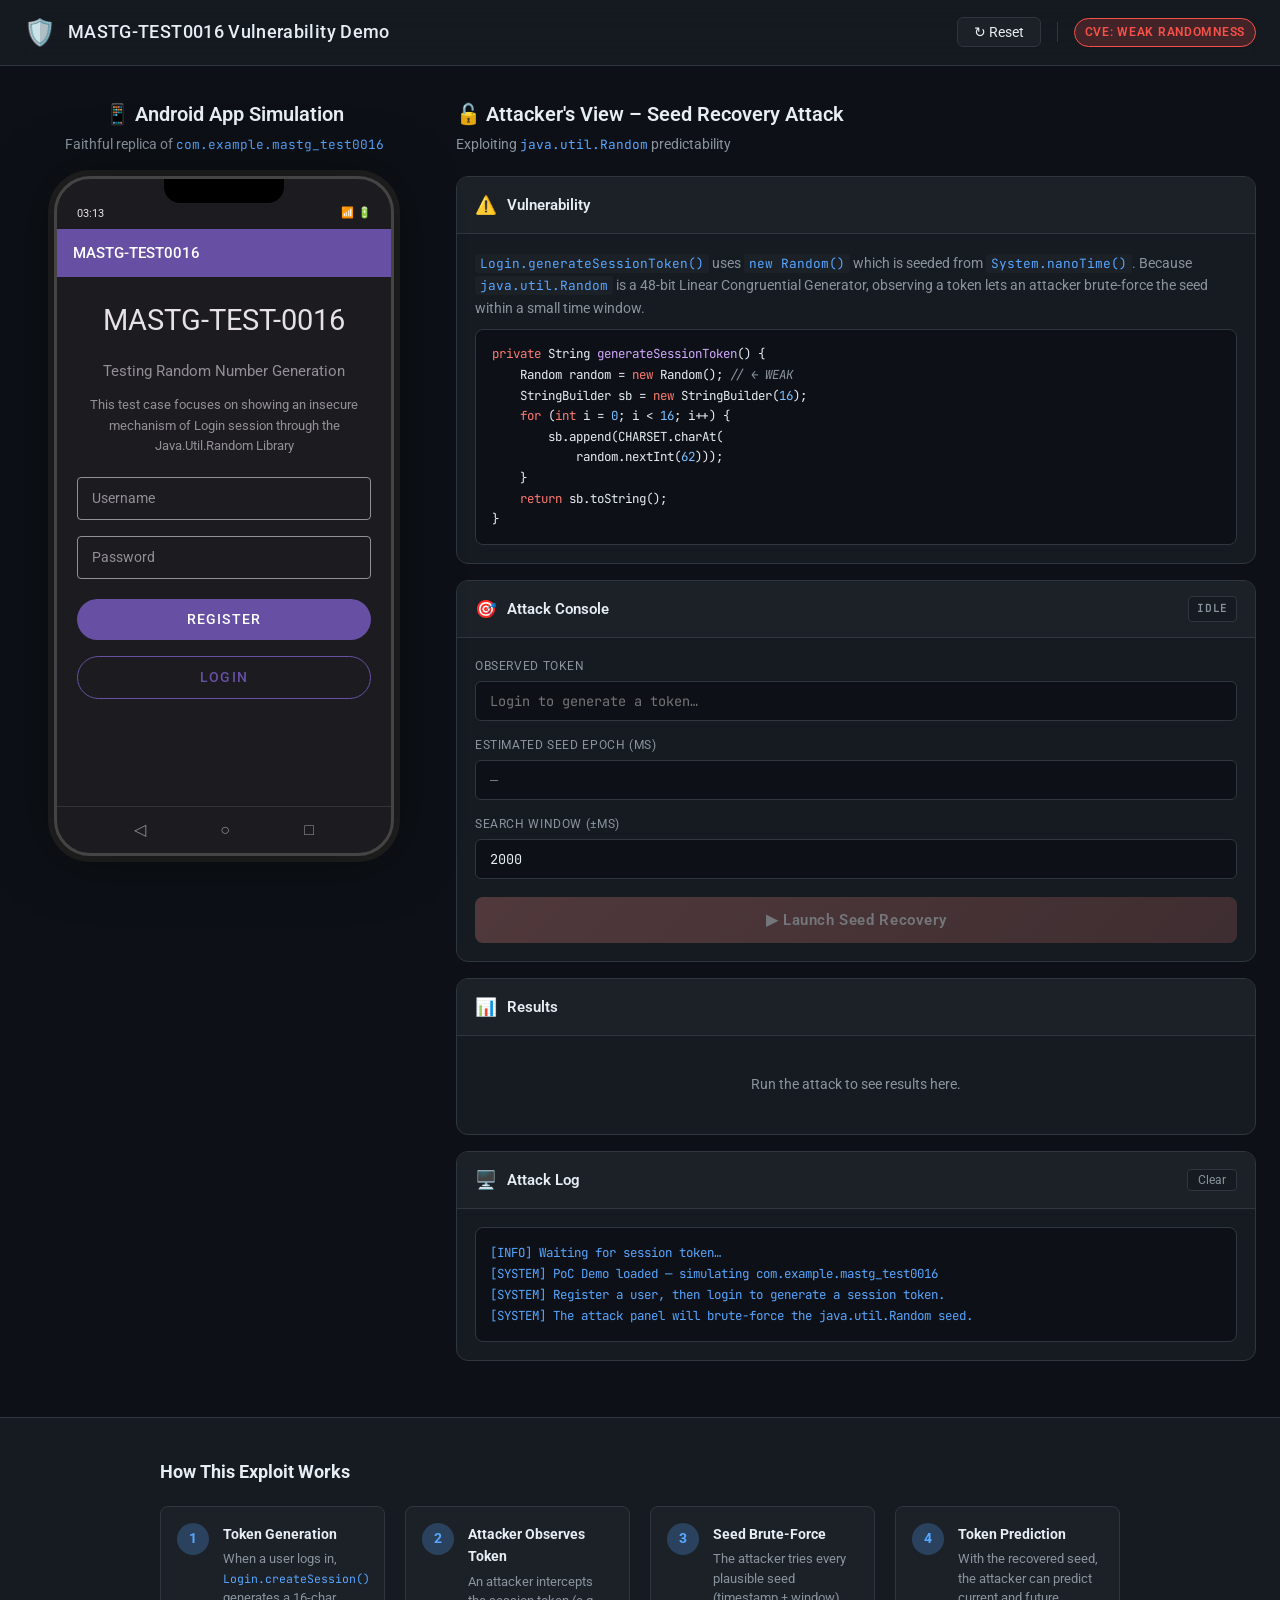
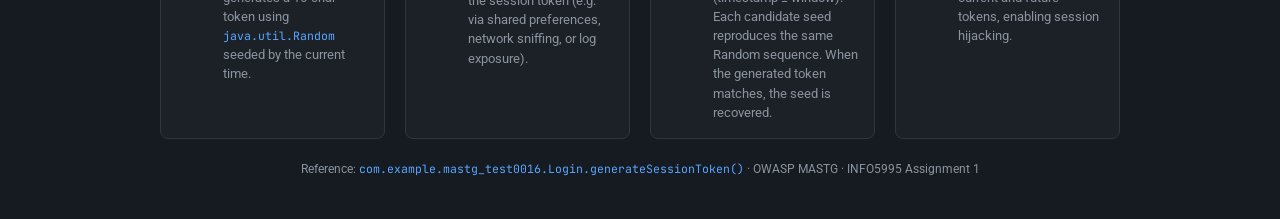
<file: poc-demo/index.html>
<!DOCTYPE html>
<html lang="en">
<head>
    <meta charset="UTF-8">
    <meta name="viewport" content="width=device-width, initial-scale=1.0">
    <title>MASTG-TEST0016 – Weak Session Token PoC</title>
    <meta name="description" content="Interactive proof-of-concept demonstrating weak session token generation vulnerability in MASTG-TEST0016 Android app using java.util.Random">
    <link rel="preconnect" href="https://fonts.googleapis.com">
    <link rel="preconnect" href="https://fonts.gstatic.com" crossorigin>
    <link href="https://fonts.googleapis.com/css2?family=Roboto:wght@300;400;500;700&family=JetBrains+Mono:wght@400;600&display=swap" rel="stylesheet">
    <link rel="stylesheet" href="style.css">
</head>
<body>
    <!-- ─── Top Control Bar ─── -->
    <header id="control-bar">
        <div class="control-left">
            <div class="logo-mark">🛡️</div>
            <h1>MASTG-TEST0016 Vulnerability Demo</h1>
        </div>
        <div class="control-right">
            <button id="btn-reset" class="ctrl-btn" title="Reset everything">↻ Reset</button>
            <span class="separator"></span>
            <span class="badge">CVE: Weak Randomness</span>
        </div>
    </header>

    <main id="app">
        <!-- ─── Left: Android Simulator ─── -->
        <section id="phone-panel">
            <h2 class="panel-title">📱 Android App Simulation</h2>
            <p class="panel-subtitle">Faithful replica of <code>com.example.mastg_test0016</code></p>

            <div id="phone-frame">
                <div id="phone-notch"></div>
                <div id="phone-status-bar">
                    <span class="status-time" id="status-time">20:15</span>
                    <span class="status-icons">
                        <span>📶</span><span>🔋</span>
                    </span>
                </div>

                <!-- Screen: MainActivity (Register / Login) -->
                <div id="screen-main" class="phone-screen active">
                    <div class="android-toolbar">MASTG-TEST0016</div>
                    <div class="screen-body">
                        <h3 class="screen-title">MASTG-TEST-0016</h3>
                        <p class="screen-subtitle">Testing Random Number Generation</p>
                        <p class="screen-desc">This test case focuses on showing an insecure mechanism of Login session through the Java.Util.Random Library</p>
                        <div class="form-group">
                            <input type="text" id="reg-username" class="android-input" placeholder="Username" autocomplete="off">
                        </div>
                        <div class="form-group">
                            <input type="password" id="reg-password" class="android-input" placeholder="Password" autocomplete="off">
                        </div>
                        <button id="btn-register" class="android-btn">REGISTER</button>
                        <button id="btn-go-login" class="android-btn secondary">LOGIN</button>
                    </div>
                </div>

                <!-- Screen: Login -->
                <div id="screen-login" class="phone-screen">
                    <div class="android-toolbar">
                        <span class="toolbar-back" id="login-back">←</span>
                        MASTG-TEST0016
                    </div>
                    <div class="screen-body">
                        <h3 class="screen-title">Login</h3>
                        <div class="form-group">
                            <input type="text" id="login-username" class="android-input" placeholder="Username" autocomplete="off">
                        </div>
                        <div class="form-group">
                            <input type="password" id="login-password" class="android-input" placeholder="Password" autocomplete="off">
                        </div>
                        <button id="btn-login" class="android-btn">LOGIN</button>
                    </div>
                </div>

                <!-- Screen: Profile -->
                <div id="screen-profile" class="phone-screen">
                    <div class="android-toolbar">MASTG-TEST0016</div>
                    <div class="screen-body">
                        <h3 class="screen-title">Profile</h3>
                        <div id="profile-webview" class="webview-sim">
                            <p>Welcome, <strong id="profile-user">user</strong>!</p>
                            <p class="wv-note">WebView content area</p>
                        </div>
                        <div class="session-display">
                            <span class="label">Session Token</span>
                            <code id="session-token-display">—</code>
                        </div>
                        <button id="btn-logout" class="android-btn danger">LOG OUT</button>
                    </div>
                </div>

                <div id="phone-nav-bar">
                    <span>◁</span><span>○</span><span>□</span>
                </div>
            </div>
            <div id="toast-container"></div>
        </section>

        <!-- ─── Right: Attack Panel ─── -->
        <section id="attack-panel">
            <h2 class="panel-title">🔓 Attacker's View – Seed Recovery Attack</h2>
            <p class="panel-subtitle">Exploiting <code>java.util.Random</code> predictability</p>

            <div id="attack-cards">
                <!-- Card 1 – Vulnerability Explanation -->
                <div class="attack-card" id="card-vuln">
                    <div class="card-header">
                        <span class="card-icon">⚠️</span>
                        <h3>Vulnerability</h3>
                    </div>
                    <div class="card-body">
                        <p><code>Login.generateSessionToken()</code> uses <code>new Random()</code> which is seeded from <code>System.nanoTime()</code>. Because <code>java.util.Random</code> is a 48-bit Linear Congruential Generator, observing a token lets an attacker brute-force the seed within a small time window.</p>
                        <div class="code-block">
<pre><span class="kw">private</span> String <span class="fn">generateSessionToken</span>() {
    Random random = <span class="kw">new</span> Random(); <span class="cmt">// ← WEAK</span>
    StringBuilder sb = <span class="kw">new</span> StringBuilder(<span class="num">16</span>);
    <span class="kw">for</span> (<span class="kw">int</span> i = <span class="num">0</span>; i < <span class="num">16</span>; i++) {
        sb.append(CHARSET.charAt(
            random.nextInt(<span class="num">62</span>)));
    }
    <span class="kw">return</span> sb.toString();
}</pre>
                        </div>
                    </div>
                </div>

                <!-- Card 2 – Attack Controls -->
                <div class="attack-card" id="card-attack">
                    <div class="card-header">
                        <span class="card-icon">🎯</span>
                        <h3>Attack Console</h3>
                        <span class="card-status" id="attack-status">IDLE</span>
                    </div>
                    <div class="card-body">
                        <div class="attack-field">
                            <label>Observed Token</label>
                            <input type="text" id="observed-token" class="mono-input" readonly placeholder="Login to generate a token…">
                        </div>
                        <div class="attack-field">
                            <label>Estimated Seed Epoch (ms)</label>
                            <input type="text" id="estimated-seed" class="mono-input" readonly placeholder="—">
                        </div>
                        <div class="attack-field">
                            <label>Search Window (±ms)</label>
                            <input type="number" id="search-window" class="mono-input" value="2000" min="100" max="100000">
                        </div>
                        <button id="btn-attack" class="attack-btn" disabled>▶ Launch Seed Recovery</button>

                        <!-- Progress -->
                        <div id="attack-progress" class="hidden">
                            <div class="progress-bar-bg"><div class="progress-bar-fill" id="progress-fill"></div></div>
                            <div class="progress-text">
                                <span id="progress-label">Scanning…</span>
                                <span id="progress-pct">0%</span>
                            </div>
                        </div>
                    </div>
                </div>

                <!-- Card 3 – Results -->
                <div class="attack-card" id="card-results" >
                    <div class="card-header">
                        <span class="card-icon">📊</span>
                        <h3>Results</h3>
                    </div>
                    <div class="card-body">
                        <div id="results-placeholder" class="results-empty">Run the attack to see results here.</div>
                        <div id="results-content" class="hidden">
                            <table class="results-table">
                                <tr><td>Recovered Seed</td><td id="res-seed" class="mono">—</td></tr>
                                <tr><td>Predicted Token</td><td id="res-predicted" class="mono">—</td></tr>
                                <tr><td>Match</td><td id="res-match">—</td></tr>
                                <tr><td>Seeds Tried</td><td id="res-tried" class="mono">—</td></tr>
                                <tr><td>Time Elapsed</td><td id="res-time" class="mono">—</td></tr>
                            </table>
                            <div id="res-banner" class="result-banner"></div>
                        </div>
                    </div>
                </div>

                <!-- Card 4 – Terminal Log -->
                <div class="attack-card" id="card-log">
                    <div class="card-header">
                        <span class="card-icon">🖥️</span>
                        <h3>Attack Log</h3>
                        <button id="btn-clear-log" class="small-btn">Clear</button>
                    </div>
                    <div class="card-body">
                        <div id="log-output" class="terminal-log"><span class="log-info">[INFO] Waiting for session token…</span></div>
                    </div>
                </div>
            </div>
        </section>
    </main>

    <!-- ─── Explanation Footer ─── -->
    <footer id="footer-info">
        <div class="footer-inner">
            <h3>How This Exploit Works</h3>
            <div class="explanation-steps">
                <div class="step">
                    <div class="step-num">1</div>
                    <div>
                        <strong>Token Generation</strong>
                        <p>When a user logs in, <code>Login.createSession()</code> generates a 16-char token using <code>java.util.Random</code> seeded by the current time.</p>
                    </div>
                </div>
                <div class="step">
                    <div class="step-num">2</div>
                    <div>
                        <strong>Attacker Observes Token</strong>
                        <p>An attacker intercepts the session token (e.g. via shared preferences, network sniffing, or log exposure).</p>
                    </div>
                </div>
                <div class="step">
                    <div class="step-num">3</div>
                    <div>
                        <strong>Seed Brute-Force</strong>
                        <p>The attacker tries every plausible seed (timestamp ± window). Each candidate seed reproduces the same Random sequence. When the generated token matches, the seed is recovered.</p>
                    </div>
                </div>
                <div class="step">
                    <div class="step-num">4</div>
                    <div>
                        <strong>Token Prediction</strong>
                        <p>With the recovered seed, the attacker can predict current and future tokens, enabling session hijacking.</p>
                    </div>
                </div>
            </div>
            <p class="footer-note">Reference: <code>com.example.mastg_test0016.Login.generateSessionToken()</code> · OWASP MASTG · INFO5995 Assignment 1</p>
        </div>
    </footer>

    <script src="app.js"></script>
</body>
</html>
</file>
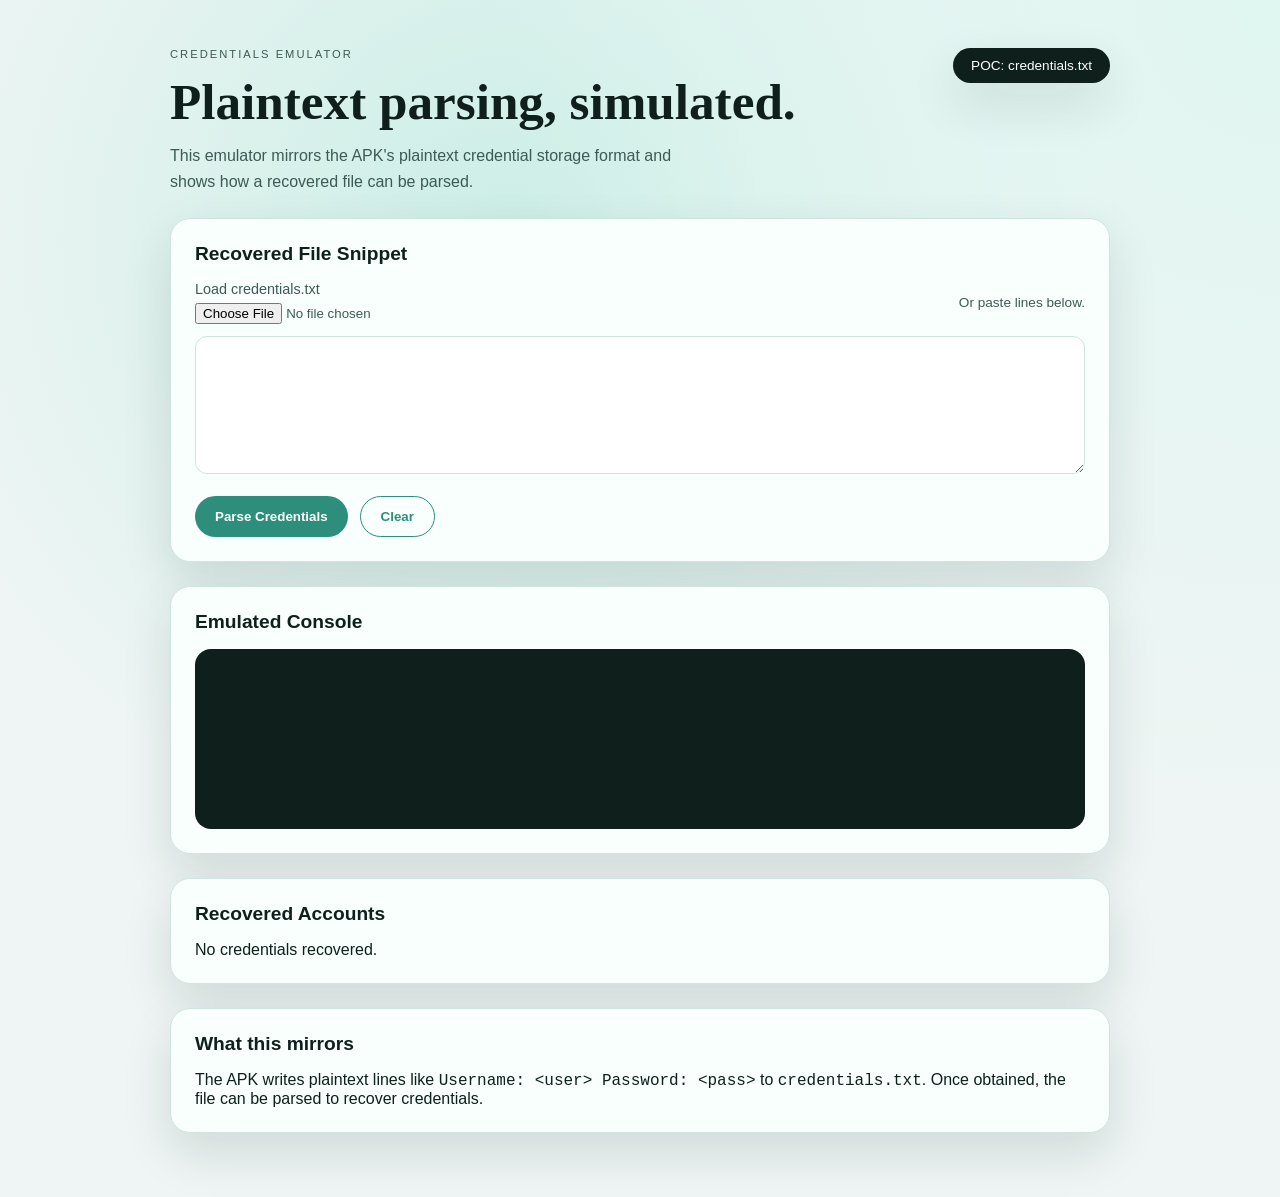
<file: pocs/credentials-emulator/index.html>
<!doctype html>
<html lang="en">
  <head>
    <meta charset="UTF-8" />
    <meta name="viewport" content="width=device-width, initial-scale=1" />
    <title>Credentials Emulator</title>
    <link rel="stylesheet" href="styles.css" />
  </head>
  <body>
    <main class="shell">
      <section class="hero">
        <div>
          <p class="eyebrow">Credentials Emulator</p>
          <h1>Plaintext parsing, simulated.</h1>
          <p class="lede">
            This emulator mirrors the APK's plaintext credential storage format
            and shows how a recovered file can be parsed.
          </p>
        </div>
        <div class="badge">POC: credentials.txt</div>
      </section>

      <section class="panel">
        <h2>Recovered File Snippet</h2>
        <div class="file-row">
          <label class="file-label">
            Load credentials.txt
            <input id="filePicker" type="file" accept=".txt" />
          </label>
          <p class="hint">Or paste lines below.</p>
        </div>
        <textarea id="fileInput" rows="6">Username: alice Password: P@ssw0rd
Username: bob Password: 123456</textarea>
        <div class="actions">
          <button id="parseBtn">Parse Credentials</button>
          <button id="clearBtn" class="ghost">Clear</button>
        </div>
      </section>

      <section class="panel">
        <h2>Emulated Console</h2>
        <div id="console" class="console" aria-live="polite"></div>
      </section>

      <section class="panel">
        <h2>Recovered Accounts</h2>
        <div id="results" class="results"></div>
      </section>

      <section class="panel">
        <h2>What this mirrors</h2>
        <p>
          The APK writes plaintext lines like
          <span class="mono">Username: &lt;user&gt; Password: &lt;pass&gt;</span> to
          <span class="mono">credentials.txt</span>. Once obtained, the file can be
          parsed to recover credentials.
        </p>
      </section>
    </main>

    <script src="app.js"></script>
  </body>
</html>
</file>
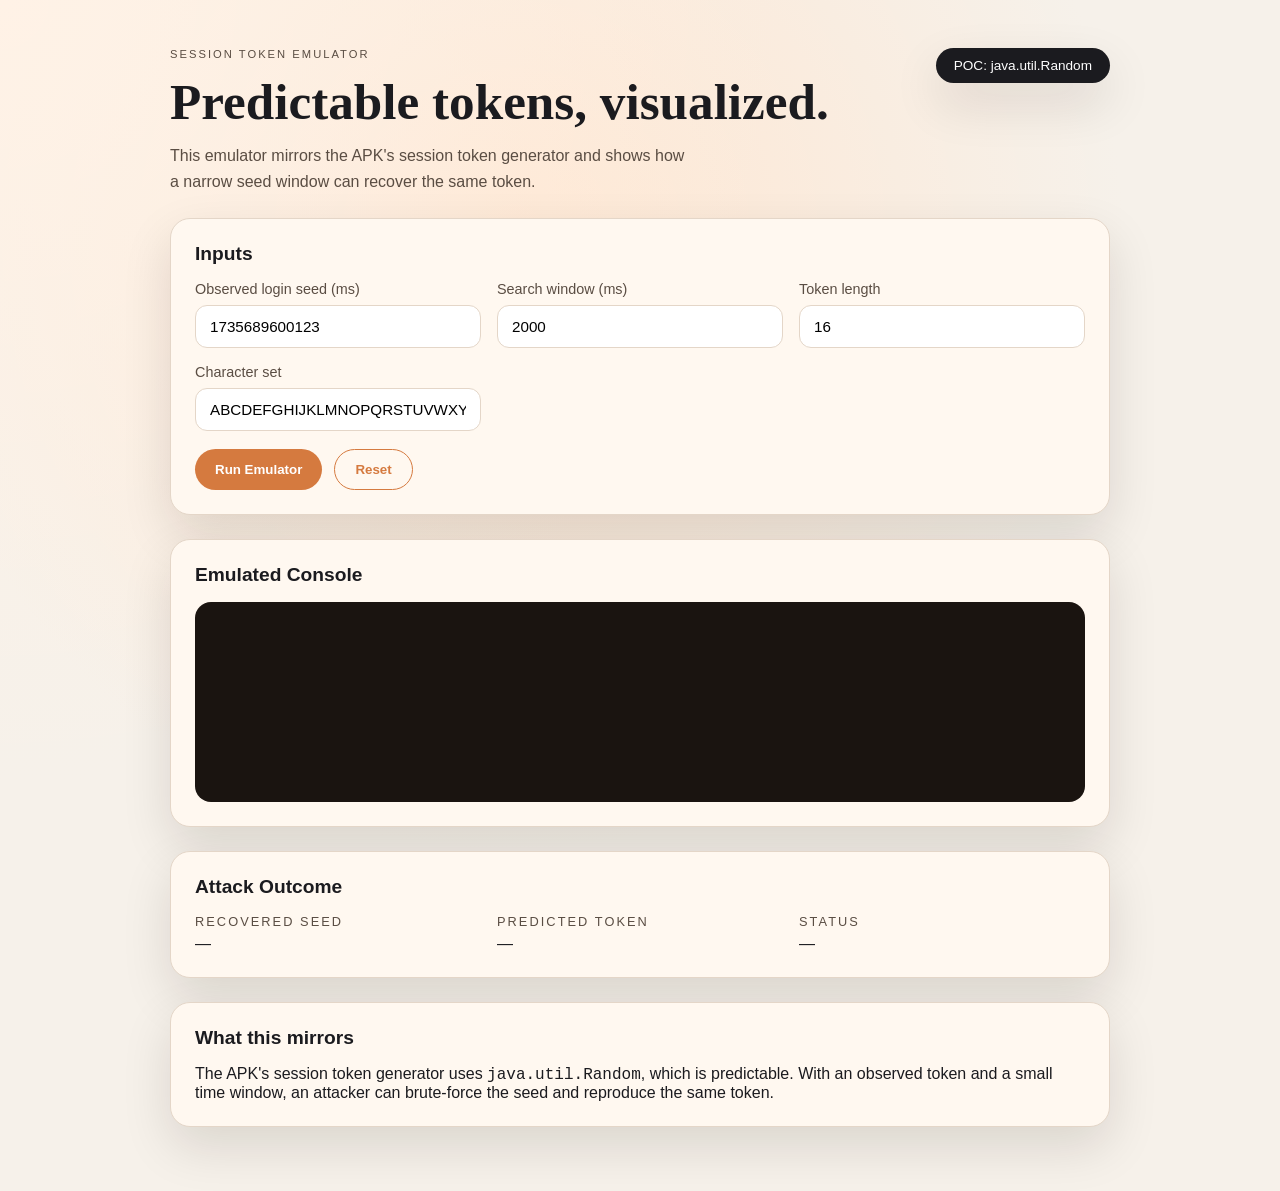
<file: pocs/session-token-emulator/index.html>
<!doctype html>
<html lang="en">
  <head>
    <meta charset="UTF-8" />
    <meta name="viewport" content="width=device-width, initial-scale=1" />
    <title>Session Token Emulator</title>
    <link rel="stylesheet" href="styles.css" />
  </head>
  <body>
    <main class="shell">
      <section class="hero">
        <div>
          <p class="eyebrow">Session Token Emulator</p>
          <h1>Predictable tokens, visualized.</h1>
          <p class="lede">
            This emulator mirrors the APK's session token generator and shows how a
            narrow seed window can recover the same token.
          </p>
        </div>
        <div class="badge">POC: java.util.Random</div>
      </section>

      <section class="panel">
        <h2>Inputs</h2>
        <div class="grid">
          <label>
            Observed login seed (ms)
            <input id="seedInput" type="number" value="1735689600123" />
          </label>
          <label>
            Search window (ms)
            <input id="windowInput" type="number" value="2000" />
          </label>
          <label>
            Token length
            <input id="lengthInput" type="number" value="16" min="4" max="64" />
          </label>
          <label>
            Character set
            <input id="charsetInput" type="text" value="ABCDEFGHIJKLMNOPQRSTUVWXYZabcdefghijklmnopqrstuvwxyz0123456789" />
          </label>
        </div>
        <div class="actions">
          <button id="runBtn">Run Emulator</button>
          <button id="resetBtn" class="ghost">Reset</button>
        </div>
      </section>

      <section class="panel">
        <h2>Emulated Console</h2>
        <div id="console" class="console" aria-live="polite"></div>
      </section>

      <section class="panel">
        <h2>Attack Outcome</h2>
        <div class="outcome">
          <div>
            <p class="label">Recovered seed</p>
            <p id="recoveredSeed">—</p>
          </div>
          <div>
            <p class="label">Predicted token</p>
            <p id="predictedToken">—</p>
          </div>
          <div>
            <p class="label">Status</p>
            <p id="attackStatus">—</p>
          </div>
        </div>
      </section>

      <section class="panel">
        <h2>What this mirrors</h2>
        <p>
          The APK's session token generator uses <span class="mono">java.util.Random</span>,
          which is predictable. With an observed token and a small time window, an
          attacker can brute-force the seed and reproduce the same token.
        </p>
      </section>
    </main>

    <script src="app.js"></script>
  </body>
</html>
</file>
<file: poc-demo/style.css>
/* ─────────────────────────────────────
   MASTG-TEST0016 PoC Demo – Stylesheet
   ───────────────────────────────────── */

:root {
    --bg: #0d1117;
    --surface: #161b22;
    --surface-2: #1c2128;
    --border: #30363d;
    --accent: #58a6ff;
    --accent-glow: rgba(88, 166, 255, .25);
    --danger: #f85149;
    --danger-glow: rgba(248, 81, 73, .2);
    --success: #3fb950;
    --success-glow: rgba(63, 185, 80, .2);
    --warn: #d29922;
    --text: #e6edf3;
    --text-dim: #8b949e;
    --mono: 'JetBrains Mono', 'Fira Code', monospace;
    --sans: 'Roboto', -apple-system, BlinkMacSystemFont, sans-serif;
    --android-primary: #6750A4;
    --android-surface: #1C1B1F;
    --android-on-surface: #E6E1E5;
    --android-outline: #938F99;
    --radius: 12px;
    --radius-sm: 8px;
}

*, *::before, *::after { box-sizing: border-box; margin: 0; padding: 0; }

html { scroll-behavior: smooth; }

body {
    font-family: var(--sans);
    background: var(--bg);
    color: var(--text);
    line-height: 1.6;
    min-height: 100vh;
}

/* ─── Control Bar ─── */
#control-bar {
    position: sticky;
    top: 0;
    z-index: 100;
    display: flex;
    align-items: center;
    justify-content: space-between;
    padding: 12px 24px;
    background: rgba(22, 27, 34, .92);
    backdrop-filter: blur(16px);
    border-bottom: 1px solid var(--border);
}

.control-left { display: flex; align-items: center; gap: 12px; }
.logo-mark { font-size: 1.6rem; }
#control-bar h1 { font-size: 1.1rem; font-weight: 500; letter-spacing: .02em; }
.control-right { display: flex; align-items: center; gap: 16px; }
.ctrl-btn {
    font-family: var(--sans);
    font-size: .85rem;
    background: var(--surface-2);
    color: var(--text);
    border: 1px solid var(--border);
    padding: 6px 16px;
    border-radius: 6px;
    cursor: pointer;
    transition: all .2s;
}
.ctrl-btn:hover { background: var(--border); }
.separator { width: 1px; height: 20px; background: var(--border); }
.badge {
    font-size: .75rem;
    font-weight: 600;
    text-transform: uppercase;
    letter-spacing: .06em;
    padding: 4px 10px;
    border-radius: 20px;
    background: var(--danger-glow);
    color: var(--danger);
    border: 1px solid var(--danger);
}

/* ─── Main Layout ─── */
#app {
    display: grid;
    grid-template-columns: 400px 1fr;
    gap: 32px;
    max-width: 1440px;
    margin: 0 auto;
    padding: 32px 24px;
}

.panel-title { font-size: 1.25rem; font-weight: 600; margin-bottom: 4px; }
.panel-subtitle { color: var(--text-dim); font-size: .85rem; margin-bottom: 20px; }
.panel-subtitle code { color: var(--accent); font-family: var(--mono); font-size: .8rem; }

/* ─── Phone Frame ─── */
#phone-panel { display: flex; flex-direction: column; align-items: center; }

#phone-frame {
    width: 340px;
    min-height: 680px;
    background: var(--android-surface);
    border-radius: 36px;
    border: 3px solid #444;
    overflow: hidden;
    position: relative;
    box-shadow: 0 0 60px rgba(0,0,0,.5), 0 0 0 6px #222;
    display: flex;
    flex-direction: column;
}

#phone-notch {
    width: 120px;
    height: 24px;
    background: #000;
    border-radius: 0 0 16px 16px;
    margin: 0 auto;
    position: relative;
    z-index: 5;
}

#phone-status-bar {
    display: flex;
    justify-content: space-between;
    padding: 2px 20px 6px;
    font-size: .7rem;
    color: var(--android-on-surface);
}
.status-icons { display: flex; gap: 4px; font-size: .65rem; }

/* Screens */
.phone-screen {
    flex: 1;
    display: none;
    flex-direction: column;
    animation: fadeIn .35s ease;
}
.phone-screen.active { display: flex; }

@keyframes fadeIn { from { opacity: 0; transform: translateX(30px); } to { opacity: 1; transform: translateX(0); } }

.android-toolbar {
    background: var(--android-primary);
    color: #fff;
    font-size: .95rem;
    font-weight: 500;
    padding: 12px 16px;
    display: flex;
    align-items: center;
    gap: 12px;
}
.toolbar-back {
    cursor: pointer;
    font-size: 1.1rem;
    padding: 2px 4px;
    border-radius: 4px;
    transition: background .2s;
}
.toolbar-back:hover { background: rgba(255,255,255,.15); }

.screen-body {
    flex: 1;
    padding: 20px 20px 12px;
    display: flex;
    flex-direction: column;
    gap: 12px;
}

.screen-title {
    font-size: 1.8rem;
    font-weight: 400;
    color: var(--android-on-surface);
    text-align: center;
    margin-bottom: 4px;
}
.screen-subtitle {
    font-size: .95rem;
    text-align: center;
    color: var(--android-outline);
}
.screen-desc {
    font-size: .8rem;
    text-align: center;
    color: var(--android-outline);
    margin-bottom: 8px;
}

.form-group { margin-bottom: 4px; }

.android-input {
    width: 100%;
    padding: 12px 14px;
    font-family: var(--sans);
    font-size: .9rem;
    background: transparent;
    color: var(--android-on-surface);
    border: 1.5px solid var(--android-outline);
    border-radius: 4px;
    outline: none;
    transition: border-color .25s;
}
.android-input::placeholder { color: var(--android-outline); }
.android-input:focus { border-color: var(--android-primary); }

.android-btn {
    font-family: var(--sans);
    font-size: .9rem;
    font-weight: 500;
    text-transform: uppercase;
    letter-spacing: .08em;
    padding: 12px 24px;
    border: none;
    border-radius: 24px;
    cursor: pointer;
    transition: all .2s;
    margin-top: 4px;
}
.android-btn:not(.secondary):not(.danger) {
    background: var(--android-primary);
    color: #fff;
}
.android-btn:not(.secondary):not(.danger):hover {
    background: #7e68c0;
    box-shadow: 0 2px 12px rgba(103, 80, 164, .4);
}
.android-btn.secondary {
    background: transparent;
    color: var(--android-primary);
    border: 1px solid var(--android-primary);
}
.android-btn.secondary:hover { background: rgba(103, 80, 164, .12); }
.android-btn.danger {
    background: var(--danger);
    color: #fff;
}
.android-btn.danger:hover { background: #d43b33; }

/* Profile specifics */
.webview-sim {
    background: #262626;
    border: 1px solid var(--android-outline);
    border-radius: 8px;
    padding: 20px;
    min-height: 120px;
    display: flex;
    flex-direction: column;
    align-items: center;
    justify-content: center;
    gap: 4px;
}
.wv-note { font-size: .7rem; color: var(--android-outline); }

.session-display {
    display: flex;
    flex-direction: column;
    align-items: center;
    gap: 4px;
    padding: 10px;
    background: rgba(103, 80, 164, .1);
    border: 1px solid var(--android-primary);
    border-radius: 8px;
}
.session-display .label { font-size: .75rem; color: var(--android-outline); text-transform: uppercase; letter-spacing: .08em; }
.session-display code {
    font-family: var(--mono);
    font-size: .85rem;
    color: var(--warn);
    word-break: break-all;
}

/* Nav bar */
#phone-nav-bar {
    display: flex;
    justify-content: space-around;
    padding: 10px 40px;
    font-size: 1rem;
    color: var(--android-outline);
    border-top: 1px solid #333;
}

/* Toast */
#toast-container {
    position: relative;
    width: 340px;
    display: flex;
    flex-direction: column;
    align-items: center;
    gap: 4px;
    margin-top: 8px;
}
.toast {
    padding: 8px 20px;
    font-size: .82rem;
    background: #323232;
    color: #fff;
    border-radius: 24px;
    animation: toastSlide 2.5s ease forwards;
    pointer-events: none;
}
@keyframes toastSlide {
    0% { opacity: 0; transform: translateY(8px); }
    15% { opacity: 1; transform: translateY(0); }
    80% { opacity: 1; }
    100% { opacity: 0; }
}

/* ─── Attack Panel ─── */
#attack-panel { display: flex; flex-direction: column; gap: 0; }

#attack-cards { display: flex; flex-direction: column; gap: 16px; }

.attack-card {
    background: var(--surface);
    border: 1px solid var(--border);
    border-radius: var(--radius);
    overflow: hidden;
    transition: border-color .3s;
}
.attack-card:hover { border-color: #444c56; }

.card-header {
    display: flex;
    align-items: center;
    gap: 10px;
    padding: 14px 18px;
    background: var(--surface-2);
    border-bottom: 1px solid var(--border);
}
.card-icon { font-size: 1.1rem; }
.card-header h3 { font-size: .95rem; font-weight: 600; flex: 1; }
.card-status {
    font-family: var(--mono);
    font-size: .7rem;
    font-weight: 600;
    padding: 3px 8px;
    border-radius: 4px;
    text-transform: uppercase;
    letter-spacing: .06em;
}
.card-status { background: var(--surface); color: var(--text-dim); border: 1px solid var(--border); }
.card-status.running { background: var(--accent-glow); color: var(--accent); border-color: var(--accent); }
.card-status.success { background: var(--success-glow); color: var(--success); border-color: var(--success); }
.card-status.failed { background: var(--danger-glow); color: var(--danger); border-color: var(--danger); }

.card-body { padding: 18px; }
.card-body p { font-size: .88rem; color: var(--text-dim); line-height: 1.6; margin-bottom: 10px; }
.card-body code { font-family: var(--mono); font-size: .8rem; color: var(--accent); background: var(--surface-2); padding: 1px 5px; border-radius: 3px; }

/* Code block */
.code-block {
    background: #0d1117;
    border: 1px solid var(--border);
    border-radius: var(--radius-sm);
    padding: 14px 16px;
    overflow-x: auto;
    font-size: .78rem;
    line-height: 1.65;
}
.code-block pre { font-family: var(--mono); color: var(--text); white-space: pre; }
.code-block .kw { color: #ff7b72; }
.code-block .fn { color: #d2a8ff; }
.code-block .num { color: #79c0ff; }
.code-block .cmt { color: #8b949e; font-style: italic; }

/* Attack fields */
.attack-field { margin-bottom: 14px; }
.attack-field label { display: block; font-size: .78rem; color: var(--text-dim); margin-bottom: 5px; text-transform: uppercase; letter-spacing: .05em; }
.mono-input {
    width: 100%;
    font-family: var(--mono);
    font-size: .85rem;
    padding: 10px 14px;
    background: var(--bg);
    color: var(--text);
    border: 1px solid var(--border);
    border-radius: 6px;
    outline: none;
    transition: border-color .25s;
}
.mono-input:focus { border-color: var(--accent); }
.mono-input:read-only { color: var(--warn); }

.attack-btn {
    width: 100%;
    font-family: var(--sans);
    font-size: .95rem;
    font-weight: 600;
    padding: 14px;
    border: none;
    border-radius: 8px;
    cursor: pointer;
    background: linear-gradient(135deg, var(--danger) 0%, #b83a34 100%);
    color: #fff;
    letter-spacing: .04em;
    transition: all .25s;
    margin-top: 4px;
    position: relative;
    overflow: hidden;
}
.attack-btn:not(:disabled):hover {
    box-shadow: 0 0 24px var(--danger-glow);
    transform: translateY(-1px);
}
.attack-btn:disabled {
    opacity: .4;
    cursor: not-allowed;
    filter: grayscale(.6);
}
.attack-btn::after {
    content: '';
    position: absolute;
    inset: 0;
    background: linear-gradient(90deg, transparent, rgba(255,255,255,.12), transparent);
    transform: translateX(-100%);
    transition: transform .6s;
}
.attack-btn:not(:disabled):hover::after { transform: translateX(100%); }

/* Progress */
.progress-bar-bg {
    width: 100%;
    height: 8px;
    background: var(--bg);
    border-radius: 4px;
    overflow: hidden;
    margin-top: 14px;
}
.progress-bar-fill {
    height: 100%;
    width: 0%;
    background: linear-gradient(90deg, var(--danger), var(--warn), var(--success));
    border-radius: 4px;
    transition: width .15s;
}
.progress-text { display: flex; justify-content: space-between; font-size: .78rem; margin-top: 6px; color: var(--text-dim); }

/* Results */
.results-empty { text-align: center; color: var(--text-dim); font-size: .85rem; padding: 20px; }
.results-table { width: 100%; border-collapse: collapse; }
.results-table td { padding: 10px 12px; font-size: .85rem; border-bottom: 1px solid var(--border); }
.results-table td:first-child { color: var(--text-dim); width: 40%; }
.results-table .mono { font-family: var(--mono); color: var(--warn); }

.result-banner {
    margin-top: 16px;
    padding: 14px 18px;
    border-radius: var(--radius-sm);
    font-weight: 600;
    font-size: .9rem;
    text-align: center;
    display: none;
}
.result-banner.success-banner {
    display: block;
    background: var(--success-glow);
    border: 1px solid var(--success);
    color: var(--success);
    animation: pulse 1.5s ease infinite;
}
.result-banner.fail-banner {
    display: block;
    background: var(--danger-glow);
    border: 1px solid var(--danger);
    color: var(--danger);
}
@keyframes pulse {
    0%, 100% { box-shadow: 0 0 0 0 var(--success-glow); }
    50% { box-shadow: 0 0 16px 4px var(--success-glow); }
}

/* Terminal log */
.terminal-log {
    font-family: var(--mono);
    font-size: .78rem;
    line-height: 1.7;
    background: var(--bg);
    border: 1px solid var(--border);
    border-radius: var(--radius-sm);
    padding: 14px;
    max-height: 220px;
    overflow-y: auto;
}
.terminal-log span { display: block; }
.log-info { color: var(--accent); }
.log-warn { color: var(--warn); }
.log-error { color: var(--danger); }
.log-success { color: var(--success); }
.log-dim { color: var(--text-dim); }

.small-btn {
    font-family: var(--sans);
    font-size: .72rem;
    padding: 3px 10px;
    background: var(--surface);
    color: var(--text-dim);
    border: 1px solid var(--border);
    border-radius: 4px;
    cursor: pointer;
}
.small-btn:hover { background: var(--border); }

.hidden { display: none !important; }

/* ─── Footer ─── */
#footer-info {
    background: var(--surface);
    border-top: 1px solid var(--border);
    padding: 40px 24px;
    margin-top: 24px;
}
.footer-inner { max-width: 960px; margin: 0 auto; }
.footer-inner h3 { font-size: 1.1rem; margin-bottom: 20px; }

.explanation-steps { display: grid; grid-template-columns: repeat(auto-fit, minmax(220px, 1fr)); gap: 20px; margin-bottom: 20px; }
.step {
    display: flex;
    gap: 14px;
    padding: 16px;
    background: var(--surface-2);
    border: 1px solid var(--border);
    border-radius: var(--radius-sm);
}
.step-num {
    flex-shrink: 0;
    width: 32px;
    height: 32px;
    display: flex;
    align-items: center;
    justify-content: center;
    background: var(--accent-glow);
    color: var(--accent);
    border-radius: 50%;
    font-weight: 700;
    font-size: .85rem;
}
.step strong { display: block; margin-bottom: 4px; font-size: .88rem; }
.step p { font-size: .8rem; color: var(--text-dim); line-height: 1.5; }
.step code { font-family: var(--mono); font-size: .72rem; color: var(--accent); }

.footer-note { font-size: .78rem; color: var(--text-dim); text-align: center; }
.footer-note code { font-family: var(--mono); font-size: .72rem; color: var(--accent); }

/* ─── Responsive ─── */
@media (max-width: 900px) {
    #app { grid-template-columns: 1fr; justify-items: center; }
    #attack-panel { width: 100%; max-width: 640px; }
}
</file>
<file: pocs/credentials-emulator/styles.css>
:root {
  color-scheme: light;
  --bg: #eef5f4;
  --panel: #f8fffd;
  --ink: #0f1f1c;
  --muted: #3d5a55;
  --accent: #2d8f7b;
  --accent-dark: #1f6e60;
  --stroke: #cfe4de;
  --shadow: 0 20px 50px rgba(9, 30, 26, 0.12);
  --mono: "SFMono-Regular", ui-monospace, SFMono-Regular, Menlo, Monaco, Consolas, "Liberation Mono", "Courier New", monospace;
  --display: "Playfair Display", "Garamond", "Times New Roman", serif;
  --sans: "Source Sans 3", "Helvetica", sans-serif;
}

* {
  box-sizing: border-box;
  margin: 0;
  padding: 0;
}

body {
  font-family: var(--sans);
  background:
    radial-gradient(circle at top right, #e0f6f1, transparent 45%),
    radial-gradient(circle at 40% 20%, #cbeee6, transparent 50%),
    var(--bg);
  color: var(--ink);
  min-height: 100vh;
}

.shell {
  max-width: 980px;
  margin: 0 auto;
  padding: 48px 20px 64px;
  display: grid;
  gap: 24px;
}

.hero {
  display: flex;
  justify-content: space-between;
  align-items: flex-start;
  gap: 24px;
}

.eyebrow {
  text-transform: uppercase;
  letter-spacing: 0.18em;
  font-size: 0.7rem;
  color: var(--muted);
  margin-bottom: 12px;
}

h1 {
  font-family: var(--display);
  font-size: clamp(2.4rem, 4vw, 3.4rem);
  margin-bottom: 12px;
}

.lede {
  max-width: 520px;
  line-height: 1.6;
  color: var(--muted);
}

.badge {
  background: var(--ink);
  color: #fff;
  padding: 10px 18px;
  border-radius: 999px;
  font-size: 0.85rem;
  box-shadow: var(--shadow);
}

.panel {
  background: var(--panel);
  border: 1px solid var(--stroke);
  border-radius: 20px;
  padding: 24px;
  box-shadow: var(--shadow);
}

.panel h2 {
  font-size: 1.2rem;
  margin-bottom: 16px;
}

.file-row {
  display: flex;
  align-items: center;
  justify-content: space-between;
  gap: 16px;
  margin-bottom: 12px;
  flex-wrap: wrap;
}

.file-label {
  display: grid;
  gap: 6px;
  font-size: 0.9rem;
  color: var(--muted);
}

.hint {
  font-size: 0.85rem;
  color: var(--muted);
}

textarea {
  width: 100%;
  border-radius: 12px;
  border: 1px solid var(--stroke);
  padding: 14px;
  font-size: 0.95rem;
  background: #fff;
  font-family: var(--mono);
}

.actions {
  margin-top: 18px;
  display: flex;
  gap: 12px;
  flex-wrap: wrap;
}

button {
  border: none;
  padding: 12px 20px;
  border-radius: 999px;
  background: var(--accent);
  color: #fff;
  font-weight: 600;
  cursor: pointer;
  transition: transform 0.15s ease, background 0.15s ease;
}

button:hover {
  transform: translateY(-1px);
  background: var(--accent-dark);
}

button.ghost {
  background: transparent;
  border: 1px solid var(--accent);
  color: var(--accent);
}

.console {
  font-family: var(--mono);
  background: #0f1f1c;
  color: #c7efe6;
  min-height: 180px;
  border-radius: 16px;
  padding: 16px;
  line-height: 1.5;
  white-space: pre-wrap;
}

.results {
  display: grid;
  gap: 12px;
}

.card {
  padding: 14px 16px;
  border-radius: 14px;
  border: 1px solid var(--stroke);
  background: #fff;
  display: flex;
  justify-content: space-between;
  align-items: center;
  font-size: 0.95rem;
}

.card span {
  font-family: var(--mono);
}

.mono {
  font-family: var(--mono);
}

@media (max-width: 700px) {
  .hero {
    flex-direction: column;
  }

  .card {
    flex-direction: column;
    align-items: flex-start;
    gap: 6px;
  }
}
</file>
<file: pocs/session-token-emulator/styles.css>
:root {
  color-scheme: light;
  --bg: #f6f1ea;
  --panel: #fff8f0;
  --ink: #1b1b1f;
  --muted: #5a4d43;
  --accent: #d57a3f;
  --accent-dark: #a6541f;
  --stroke: #e4d6c8;
  --shadow: 0 20px 50px rgba(22, 15, 8, 0.12);
  --mono: "SFMono-Regular", ui-monospace, SFMono-Regular, Menlo, Monaco, Consolas, "Liberation Mono", "Courier New", monospace;
  --display: "Bodoni Moda", "Didot", "Garamond", "Times New Roman", serif;
  --sans: "Work Sans", "Helvetica", sans-serif;
}

* {
  box-sizing: border-box;
  margin: 0;
  padding: 0;
}

body {
  font-family: var(--sans);
  background:
    radial-gradient(circle at top left, #fff2e6, transparent 45%),
    radial-gradient(circle at 40% 20%, #ffe6d1, transparent 50%),
    var(--bg);
  color: var(--ink);
  min-height: 100vh;
}

.shell {
  max-width: 980px;
  margin: 0 auto;
  padding: 48px 20px 64px;
  display: grid;
  gap: 24px;
}

.hero {
  display: flex;
  justify-content: space-between;
  align-items: flex-start;
  gap: 24px;
}

.eyebrow {
  text-transform: uppercase;
  letter-spacing: 0.18em;
  font-size: 0.7rem;
  color: var(--muted);
  margin-bottom: 12px;
}

h1 {
  font-family: var(--display);
  font-size: clamp(2.4rem, 4vw, 3.4rem);
  margin-bottom: 12px;
}

.lede {
  max-width: 520px;
  line-height: 1.6;
  color: var(--muted);
}

.badge {
  background: var(--ink);
  color: #fff;
  padding: 10px 18px;
  border-radius: 999px;
  font-size: 0.85rem;
  box-shadow: var(--shadow);
}

.panel {
  background: var(--panel);
  border: 1px solid var(--stroke);
  border-radius: 20px;
  padding: 24px;
  box-shadow: var(--shadow);
}

.panel h2 {
  font-size: 1.2rem;
  margin-bottom: 16px;
}

.grid {
  display: grid;
  grid-template-columns: repeat(auto-fit, minmax(220px, 1fr));
  gap: 16px;
}

label {
  display: grid;
  gap: 8px;
  font-size: 0.9rem;
  color: var(--muted);
}

input {
  border-radius: 12px;
  border: 1px solid var(--stroke);
  padding: 12px 14px;
  font-size: 0.95rem;
  background: #fff;
}

.actions {
  margin-top: 18px;
  display: flex;
  gap: 12px;
  flex-wrap: wrap;
}

button {
  border: none;
  padding: 12px 20px;
  border-radius: 999px;
  background: var(--accent);
  color: #fff;
  font-weight: 600;
  cursor: pointer;
  transition: transform 0.15s ease, background 0.15s ease;
}

button:hover {
  transform: translateY(-1px);
  background: var(--accent-dark);
}

button.ghost {
  background: transparent;
  border: 1px solid var(--accent);
  color: var(--accent);
}

.console {
  font-family: var(--mono);
  background: #1a1410;
  color: #f8e7d5;
  min-height: 200px;
  border-radius: 16px;
  padding: 16px;
  line-height: 1.5;
  white-space: pre-wrap;
}

.outcome {
  display: grid;
  gap: 16px;
  grid-template-columns: repeat(auto-fit, minmax(180px, 1fr));
}

.label {
  font-size: 0.8rem;
  text-transform: uppercase;
  letter-spacing: 0.16em;
  color: var(--muted);
  margin-bottom: 6px;
}

.mono {
  font-family: var(--mono);
}

@media (max-width: 700px) {
  .hero {
    flex-direction: column;
  }
}
</file>
